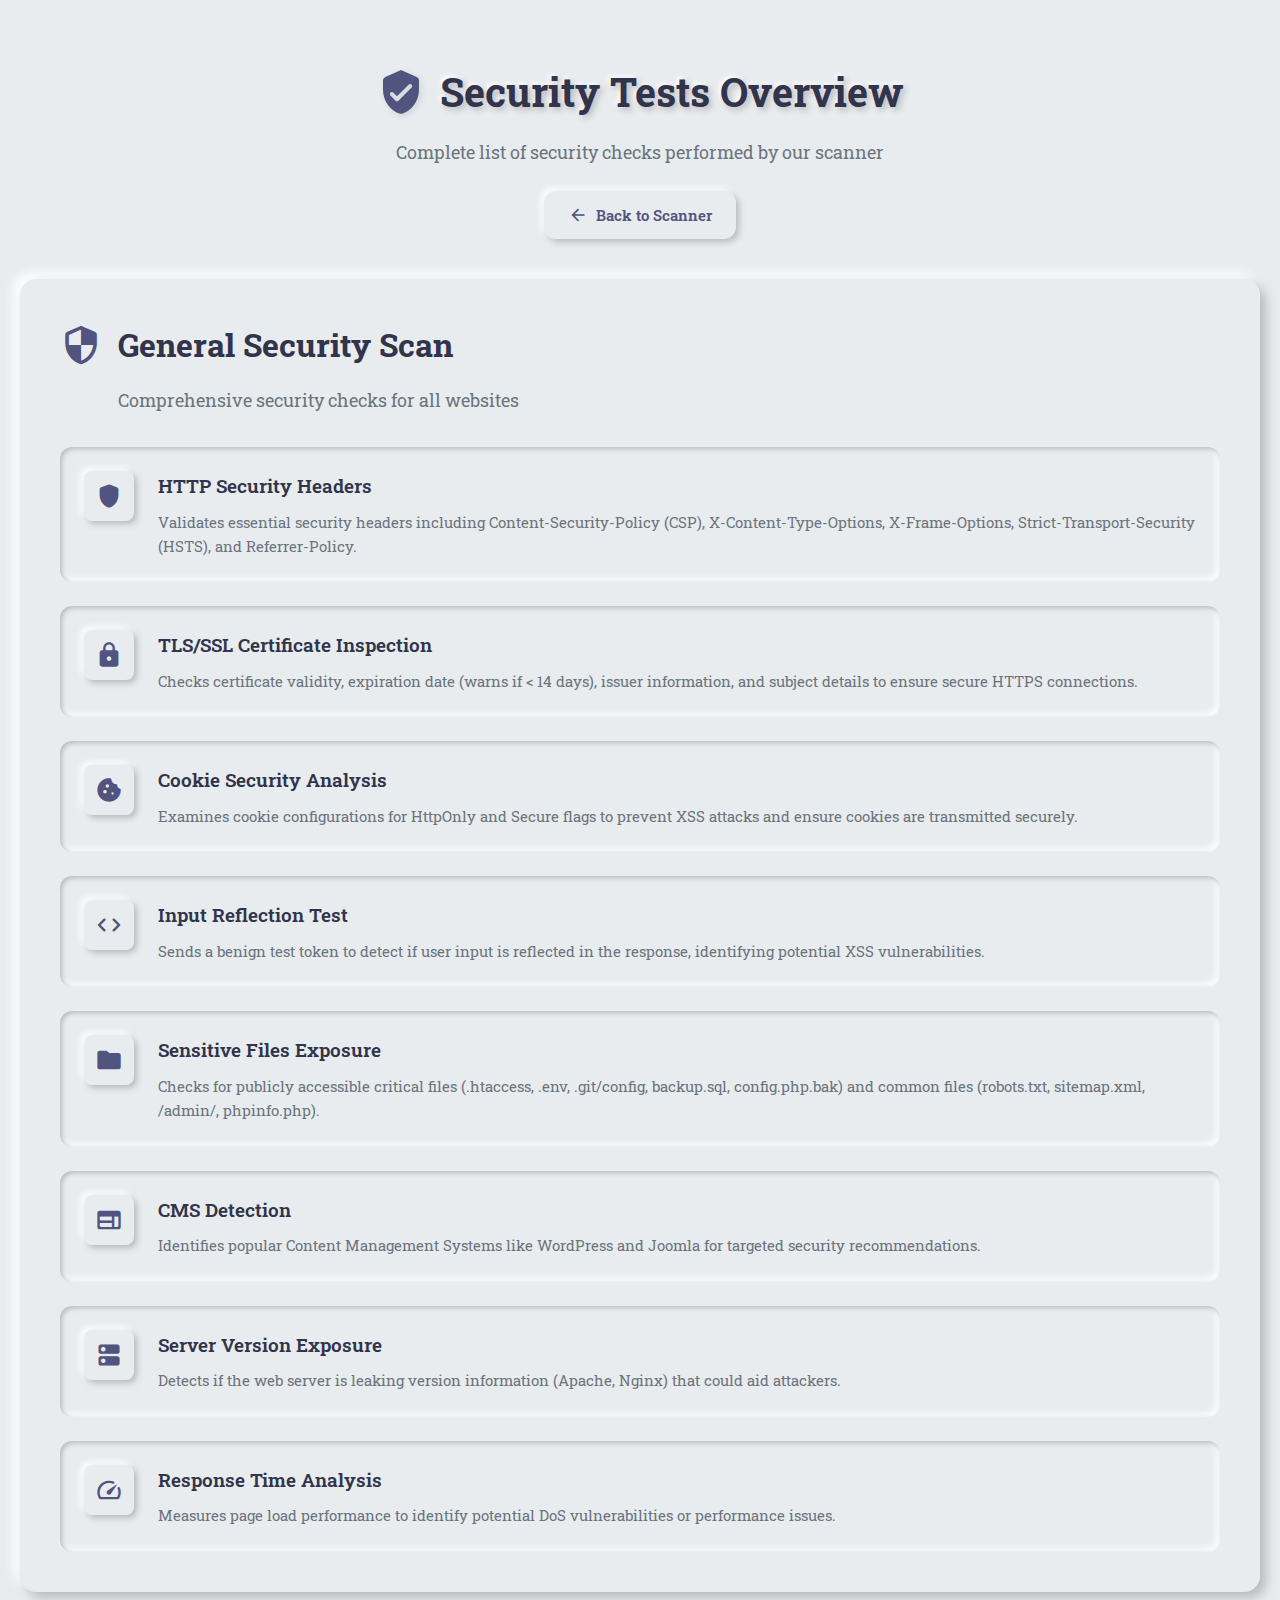
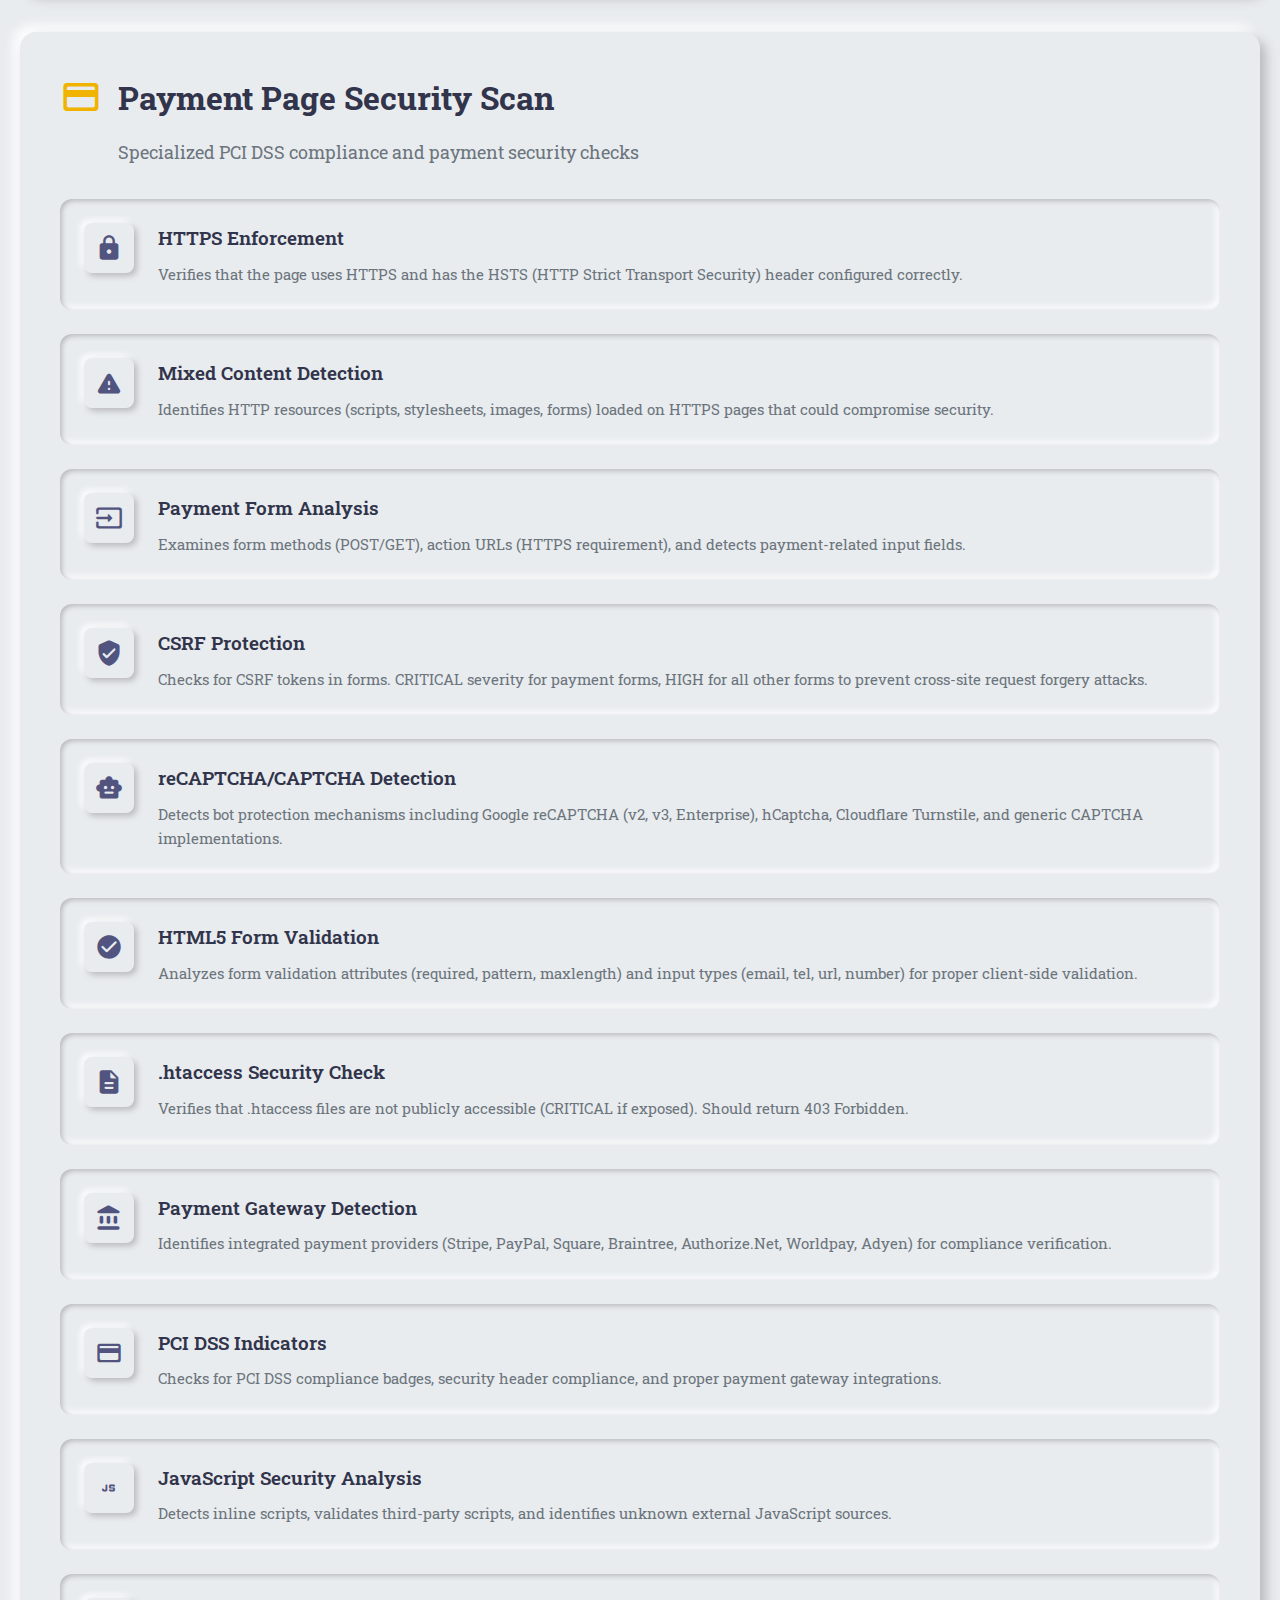
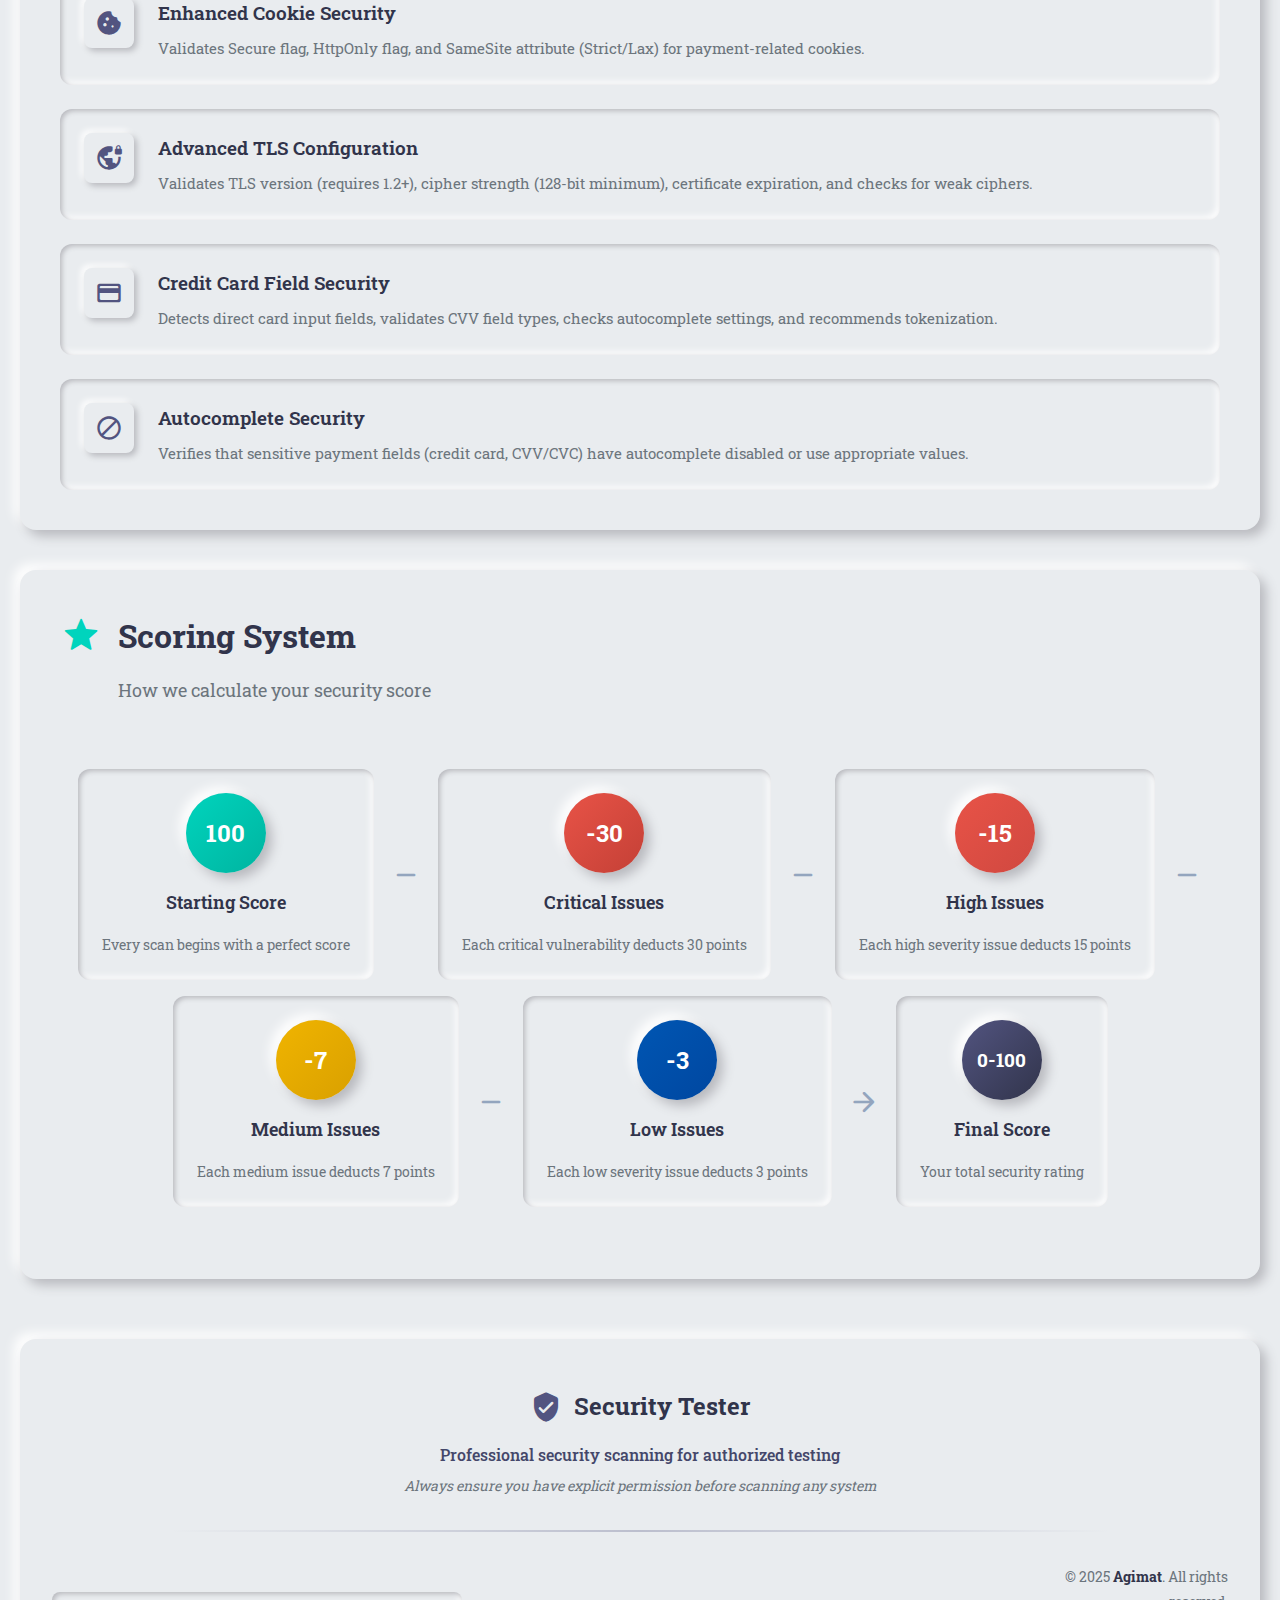
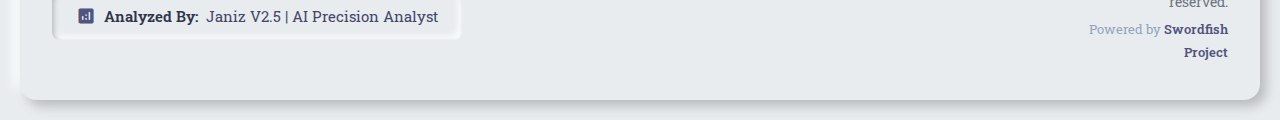
<file: templates/security_list copy.html>
<!doctype html>
<html lang="en">
<head>
  <meta charset="utf-8">
  <meta name="viewport" content="width=device-width,initial-scale=1">
  <title>Security Tests — Security Tester</title>
  <link rel="stylesheet" href="https://fonts.googleapis.com/css2?family=Roboto+Slab:wght@300;400;500;600;700&display=swap">
  <link rel="stylesheet" href="https://fonts.googleapis.com/css2?family=Material+Icons+Round">
  <link rel="stylesheet" href="/static/style.css?v=2.0.2">
</head>
<body>
  <div class="container">
    <!-- Header -->
    <header class="header">
      <div class="header-content">
        <span class="material-icons-round logo-icon">verified_user</span>
        <h1>Security Tests Overview</h1>
      </div>
      <p class="subtitle">Complete list of security checks performed by our scanner</p>
      
      <!-- Back Button -->
      <a href="/" class="btn-back">
        <span class="material-icons-round">arrow_back</span>
        Back to Scanner
      </a>
    </header>

    <!-- General Scan Tests -->
    <div class="card test-category-card">
      <div class="test-category-header">
        <span class="material-icons-round category-icon">security</span>
        <h2>General Security Scan</h2>
      </div>
      <p class="category-description">Comprehensive security checks for all websites</p>

      <div class="test-list">
        <!-- Test Item 1 -->
        <div class="test-item">
          <div class="test-icon-wrapper">
            <span class="material-icons-round">shield</span>
          </div>
          <div class="test-content">
            <h3>HTTP Security Headers</h3>
            <p>Validates essential security headers including Content-Security-Policy (CSP), X-Content-Type-Options, X-Frame-Options, Strict-Transport-Security (HSTS), and Referrer-Policy.</p>
          </div>
        </div>

        <!-- Test Item 2 -->
        <div class="test-item">
          <div class="test-icon-wrapper">
            <span class="material-icons-round">lock</span>
          </div>
          <div class="test-content">
            <h3>TLS/SSL Certificate Inspection</h3>
            <p>Checks certificate validity, expiration date (warns if < 14 days), issuer information, and subject details to ensure secure HTTPS connections.</p>
          </div>
        </div>

        <!-- Test Item 3 -->
        <div class="test-item">
          <div class="test-icon-wrapper">
            <span class="material-icons-round">cookie</span>
          </div>
          <div class="test-content">
            <h3>Cookie Security Analysis</h3>
            <p>Examines cookie configurations for HttpOnly and Secure flags to prevent XSS attacks and ensure cookies are transmitted securely.</p>
          </div>
        </div>

        <!-- Test Item 4 -->
        <div class="test-item">
          <div class="test-icon-wrapper">
            <span class="material-icons-round">code</span>
          </div>
          <div class="test-content">
            <h3>Input Reflection Test</h3>
            <p>Sends a benign test token to detect if user input is reflected in the response, identifying potential XSS vulnerabilities.</p>
          </div>
        </div>

        <!-- Test Item 5 -->
        <div class="test-item">
          <div class="test-icon-wrapper">
            <span class="material-icons-round">folder</span>
          </div>
          <div class="test-content">
            <h3>Sensitive Files Exposure</h3>
            <p>Checks for publicly accessible critical files (.htaccess, .env, .git/config, backup.sql, config.php.bak) and common files (robots.txt, sitemap.xml, /admin/, phpinfo.php).</p>
          </div>
        </div>

        <!-- Test Item 6 -->
        <div class="test-item">
          <div class="test-icon-wrapper">
            <span class="material-icons-round">web</span>
          </div>
          <div class="test-content">
            <h3>CMS Detection</h3>
            <p>Identifies popular Content Management Systems like WordPress and Joomla for targeted security recommendations.</p>
          </div>
        </div>

        <!-- Test Item 7 -->
        <div class="test-item">
          <div class="test-icon-wrapper">
            <span class="material-icons-round">dns</span>
          </div>
          <div class="test-content">
            <h3>Server Version Exposure</h3>
            <p>Detects if the web server is leaking version information (Apache, Nginx) that could aid attackers.</p>
          </div>
        </div>

        <!-- Test Item 8 -->
        <div class="test-item">
          <div class="test-icon-wrapper">
            <span class="material-icons-round">speed</span>
          </div>
          <div class="test-content">
            <h3>Response Time Analysis</h3>
            <p>Measures page load performance to identify potential DoS vulnerabilities or performance issues.</p>
          </div>
        </div>
      </div>
    </div>

    <!-- Payment Page Scan Tests -->
    <div class="card test-category-card">
      <div class="test-category-header">
        <span class="material-icons-round category-icon payment-icon">payment</span>
        <h2>Payment Page Security Scan</h2>
      </div>
      <p class="category-description">Specialized PCI DSS compliance and payment security checks</p>

      <div class="test-list">
        <!-- Test Item 1 -->
        <div class="test-item">
          <div class="test-icon-wrapper">
            <span class="material-icons-round">https</span>
          </div>
          <div class="test-content">
            <h3>HTTPS Enforcement</h3>
            <p>Verifies that the page uses HTTPS and has the HSTS (HTTP Strict Transport Security) header configured correctly.</p>
          </div>
        </div>

        <!-- Test Item 2 -->
        <div class="test-item">
          <div class="test-icon-wrapper">
            <span class="material-icons-round">warning</span>
          </div>
          <div class="test-content">
            <h3>Mixed Content Detection</h3>
            <p>Identifies HTTP resources (scripts, stylesheets, images, forms) loaded on HTTPS pages that could compromise security.</p>
          </div>
        </div>

        <!-- Test Item 3 -->
        <div class="test-item">
          <div class="test-icon-wrapper">
            <span class="material-icons-round">input</span>
          </div>
          <div class="test-content">
            <h3>Payment Form Analysis</h3>
            <p>Examines form methods (POST/GET), action URLs (HTTPS requirement), and detects payment-related input fields.</p>
          </div>
        </div>

        <!-- Test Item 4 -->
        <div class="test-item">
          <div class="test-icon-wrapper">
            <span class="material-icons-round">verified_user</span>
          </div>
          <div class="test-content">
            <h3>CSRF Protection</h3>
            <p>Checks for CSRF tokens in forms. CRITICAL severity for payment forms, HIGH for all other forms to prevent cross-site request forgery attacks.</p>
          </div>
        </div>

        <!-- Test Item 5 -->
        <div class="test-item">
          <div class="test-icon-wrapper">
            <span class="material-icons-round">smart_toy</span>
          </div>
          <div class="test-content">
            <h3>reCAPTCHA/CAPTCHA Detection</h3>
            <p>Detects bot protection mechanisms including Google reCAPTCHA (v2, v3, Enterprise), hCaptcha, Cloudflare Turnstile, and generic CAPTCHA implementations.</p>
          </div>
        </div>

        <!-- Test Item 6 -->
        <div class="test-item">
          <div class="test-icon-wrapper">
            <span class="material-icons-round">check_circle</span>
          </div>
          <div class="test-content">
            <h3>HTML5 Form Validation</h3>
            <p>Analyzes form validation attributes (required, pattern, maxlength) and input types (email, tel, url, number) for proper client-side validation.</p>
          </div>
        </div>

        <!-- Test Item 7 -->
        <div class="test-item">
          <div class="test-icon-wrapper">
            <span class="material-icons-round">description</span>
          </div>
          <div class="test-content">
            <h3>.htaccess Security Check</h3>
            <p>Verifies that .htaccess files are not publicly accessible (CRITICAL if exposed). Should return 403 Forbidden.</p>
          </div>
        </div>

        <!-- Test Item 8 -->
        <div class="test-item">
          <div class="test-icon-wrapper">
            <span class="material-icons-round">account_balance</span>
          </div>
          <div class="test-content">
            <h3>Payment Gateway Detection</h3>
            <p>Identifies integrated payment providers (Stripe, PayPal, Square, Braintree, Authorize.Net, Worldpay, Adyen) for compliance verification.</p>
          </div>
        </div>

        <!-- Test Item 9 -->
        <div class="test-item">
          <div class="test-icon-wrapper">
            <span class="material-icons-round">credit_card</span>
          </div>
          <div class="test-content">
            <h3>PCI DSS Indicators</h3>
            <p>Checks for PCI DSS compliance badges, security header compliance, and proper payment gateway integrations.</p>
          </div>
        </div>

        <!-- Test Item 10 -->
        <div class="test-item">
          <div class="test-icon-wrapper">
            <span class="material-icons-round">javascript</span>
          </div>
          <div class="test-content">
            <h3>JavaScript Security Analysis</h3>
            <p>Detects inline scripts, validates third-party scripts, and identifies unknown external JavaScript sources.</p>
          </div>
        </div>

        <!-- Test Item 11 -->
        <div class="test-item">
          <div class="test-icon-wrapper">
            <span class="material-icons-round">cookie</span>
          </div>
          <div class="test-content">
            <h3>Enhanced Cookie Security</h3>
            <p>Validates Secure flag, HttpOnly flag, and SameSite attribute (Strict/Lax) for payment-related cookies.</p>
          </div>
        </div>

        <!-- Test Item 12 -->
        <div class="test-item">
          <div class="test-icon-wrapper">
            <span class="material-icons-round">vpn_lock</span>
          </div>
          <div class="test-content">
            <h3>Advanced TLS Configuration</h3>
            <p>Validates TLS version (requires 1.2+), cipher strength (128-bit minimum), certificate expiration, and checks for weak ciphers.</p>
          </div>
        </div>

        <!-- Test Item 13 -->
        <div class="test-item">
          <div class="test-icon-wrapper">
            <span class="material-icons-round">payment</span>
          </div>
          <div class="test-content">
            <h3>Credit Card Field Security</h3>
            <p>Detects direct card input fields, validates CVV field types, checks autocomplete settings, and recommends tokenization.</p>
          </div>
        </div>

        <!-- Test Item 14 -->
        <div class="test-item">
          <div class="test-icon-wrapper">
            <span class="material-icons-round">block</span>
          </div>
          <div class="test-content">
            <h3>Autocomplete Security</h3>
            <p>Verifies that sensitive payment fields (credit card, CVV/CVC) have autocomplete disabled or use appropriate values.</p>
          </div>
        </div>
      </div>
    </div>

    <!-- Scoring System -->
    <div class="card test-category-card">
      <div class="test-category-header">
        <span class="material-icons-round category-icon scoring-icon">grade</span>
        <h2>Scoring System</h2>
      </div>
      <p class="category-description">How we calculate your security score</p>

      <div class="scoring-grid">
        <div class="score-item">
          <div class="score-badge starting">100</div>
          <h3>Starting Score</h3>
          <p>Every scan begins with a perfect score</p>
        </div>

        <div class="score-divider">
          <span class="material-icons-round">remove</span>
        </div>

        <div class="score-item">
          <div class="score-badge critical">-30</div>
          <h3>Critical Issues</h3>
          <p>Each critical vulnerability deducts 30 points</p>
        </div>

        <div class="score-divider">
          <span class="material-icons-round">remove</span>
        </div>

        <div class="score-item">
          <div class="score-badge high">-15</div>
          <h3>High Issues</h3>
          <p>Each high severity issue deducts 15 points</p>
        </div>

        <div class="score-divider">
          <span class="material-icons-round">remove</span>
        </div>

        <div class="score-item">
          <div class="score-badge medium">-7</div>
          <h3>Medium Issues</h3>
          <p>Each medium issue deducts 7 points</p>
        </div>

        <div class="score-divider">
          <span class="material-icons-round">remove</span>
        </div>

        <div class="score-item">
          <div class="score-badge low">-3</div>
          <h3>Low Issues</h3>
          <p>Each low severity issue deducts 3 points</p>
        </div>

        <div class="score-divider">
          <span class="material-icons-round">arrow_forward</span>
        </div>

        <div class="score-item">
          <div class="score-badge final">0-100</div>
          <h3>Final Score</h3>
          <p>Your total security rating</p>
        </div>
      </div>
    </div>

    <!-- Footer -->
    <footer class="footer">
      <div class="footer-top">
        <div class="footer-brand">
          <span class="material-icons-round footer-icon">verified_user</span>
          <h3>Security Tester</h3>
        </div>
        <p class="footer-tagline">Professional security scanning for authorized testing</p>
        <p class="footer-warning">Always ensure you have explicit permission before scanning any system</p>
      </div>
      
      <div class="footer-divider-main"></div>
      
      <div class="footer-bottom">
        <div class="footer-info">
          <p class="footer-analyzer">
            <span class="material-icons-round">analytics</span>
            <strong>Analyzed By:</strong> Janiz V2.5 | AI Precision Analyst
          </p>
        </div>
        
        <div class="footer-copyright">
          <p>&copy; 2025 <strong>Agimat</strong>. All rights reserved.</p>
          <p class="footer-powered">Powered by <strong>Swordfish Project</strong></p>
        </div>
      </div>
    </footer>
  </div>
</body>
</html>
</file>
<file: static/style.css>
/* Security Tester - Neumorphism UI Style */

:root {
  --bg-primary: #e9ecef;
  --bg-secondary: #e9ecef;
  --text-primary: #44476a;
  --text-secondary: #6c757d;
  --text-muted: #93a5be;
  --accent-primary: #525480;
  --accent-secondary: #31344b;
  --success: #00d4bd;
  --warning: #f0b400;
  --error: #e85347;
  --critical: #e85347;
  --info: #0056b3;
  
  /* Neumorphism shadows */
  --shadow-inset: inset 2px 2px 5px #b8b9be, inset -3px -3px 7px #fff;
  --shadow-outset: 6px 6px 12px #b8b9be, -6px -6px 12px #fff;
  --shadow-outset-sm: 3px 3px 6px #b8b9be, -3px -3px 6px #fff;
  --shadow-outset-lg: 9px 9px 16px #b8b9be, -9px -9px 16px #fff;
}

* {
  margin: 0;
  padding: 0;
  box-sizing: border-box;
}

body {
  font-family: 'Roboto Slab', sans-serif;
  background: var(--bg-primary);
  color: var(--text-primary);
  line-height: 1.6;
  min-height: 100vh;
  overflow-x: hidden;
}

.container {
  max-width: 1400px;
  margin: 0 auto;
  padding: 20px;
}

/* Header */
.header {
  text-align: center;
  padding: 40px 20px;
  /* margin-bottom: 30px; */
}

.header-content {
  display: flex;
  align-items: center;
  justify-content: center;
  gap: 15px;
  margin-bottom: 15px;
}

.logo-icon {
  font-size: 48px !important;
  color: var(--accent-primary);
  filter: drop-shadow(2px 2px 3px rgba(0, 0, 0, 0.1));
}

.header h1 {
  font-size: 2.5rem;
  font-weight: 700;
  color: var(--accent-secondary);
  text-shadow: 3px 3px 6px #b8b9be, -2px -2px 4px #fff;
}

.subtitle {
  color: var(--text-secondary);
  font-size: 1.1rem;
}

/* Cards */
.card {
  background: var(--bg-secondary);
  border-radius: 1rem;
  padding: 2rem;
  margin-bottom: 2rem;
  box-shadow: var(--shadow-outset);
  transition: all 0.3s ease;
}

.card:hover {
  box-shadow: var(--shadow-outset-lg);
}

.card h2, .card h3 {
  display: flex;
  align-items: center;
  gap: 12px;
  margin-bottom: 1.5rem;
  font-size: 1.5rem;
  font-weight: 600;
  color: var(--accent-secondary);
}

.card h2 .material-icons-round,
.card h3 .material-icons-round {
  font-size: 28px;
  color: var(--accent-primary);
}

/* Notice Card */
.notice-card {
  background: var(--bg-secondary);
  border-radius: 1rem;
  padding: 1.5rem;
  margin-bottom: 2rem;
  display: flex;
  align-items: flex-start;
  gap: 1rem;
  box-shadow: var(--shadow-inset);
  border-left: 4px solid var(--error);
}

.notice-icon {
  font-size: 32px !important;
  color: var(--error);
  flex-shrink: 0;
}

.notice-content {
  flex: 1;
}

.notice-content strong {
  color: var(--error);
  display: block;
  margin-bottom: 0.5rem;
  font-size: 1.1rem;
}

/* Form Elements */
.form-group {
  margin-bottom: 24px;
}

.form-group label {
  display: block;
  margin-bottom: 10px;
  color: var(--text-primary);
  font-weight: 500;
  font-size: 1rem;
}

input[type="url"],
input[type="text"] {
  width: 100%;
  padding: 0.875rem 1.125rem;
  background: var(--bg-secondary);
  border: none;
  border-radius: 0.55rem;
  color: var(--text-primary);
  font-size: 1rem;
  font-family: 'Roboto Slab', sans-serif;
  box-shadow: var(--shadow-inset);
  transition: all 0.3s ease;
}

input:focus {
  outline: none;
  box-shadow: inset 3px 3px 7px #b8b9be, inset -3px -3px 7px #fff;
}

/* Scan Type Selector */
.scan-type-selector {
  display: grid;
  grid-template-columns: repeat(auto-fit, minmax(250px, 1fr));
  gap: 1rem;
}

.scan-type-btn {
  background: var(--bg-secondary);
  border: none;
  border-radius: 0.75rem;
  padding: 1.5rem;
  display: flex;
  align-items: center;
  gap: 1rem;
  cursor: pointer;
  transition: all 0.3s ease;
  text-align: left;
  box-shadow: var(--shadow-outset-sm);
}

.scan-type-btn:hover {
  box-shadow: var(--shadow-outset);
  transform: translateY(-2px);
}

.scan-type-btn.active {
  box-shadow: var(--shadow-inset);
  transform: scale(0.98);
}

.scan-type-btn .material-icons-round {
  font-size: 36px;
  color: var(--accent-primary);
}

.scan-type-btn strong {
  display: block;
  color: var(--accent-secondary);
  font-size: 1.1rem;
  margin-bottom: 0.25rem;
  font-weight: 600;
}

.scan-type-btn small {
  display: block;
  color: var(--text-muted);
  font-size: 0.875rem;
}

/* Buttons */
.btn-primary,
.btn-secondary {
  padding: 0.875rem 1.75rem;
  border: none;
  border-radius: 0.55rem;
  font-size: 1rem;
  font-weight: 600;
  font-family: 'Roboto Slab', sans-serif;
  cursor: pointer;
  display: inline-flex;
  align-items: center;
  justify-content: center;
  gap: 0.5rem;
  transition: all 0.3s ease;
}

.btn-primary {
  background: var(--accent-primary);
  color: #fff;
  width: 100%;
  box-shadow: var(--shadow-outset-sm);
}

.btn-primary:hover {
  box-shadow: var(--shadow-outset);
  transform: translateY(-2px);
}

.btn-primary:active {
  box-shadow: var(--shadow-inset);
  transform: translateY(0);
}

.btn-primary:disabled {
  opacity: 0.6;
  cursor: not-allowed;
}

.btn-secondary {
  background: var(--bg-secondary);
  color: var(--accent-secondary);
  box-shadow: var(--shadow-outset-sm);
}

.btn-secondary:hover {
  box-shadow: var(--shadow-outset);
  transform: translateY(-1px);
}

.btn-secondary:active {
  box-shadow: var(--shadow-inset);
}

.btn-primary .material-icons-round,
.btn-secondary .material-icons-round {
  font-size: 20px;
}

/* Status Card */
.status-card {
  border-left: 4px solid var(--info);
}

/* Scanning animation - works everywhere */
.material-icons-round.scanning {
  animation: rotate 2s linear infinite;
}

@keyframes rotate {
  from { transform: rotate(0deg); }
  to { transform: rotate(360deg); }
}

pre {
  background: var(--bg-secondary);
  padding: 1rem;
  border-radius: 0.55rem;
  color: var(--text-secondary);
  overflow-x: auto;
  overflow-y: auto;
  font-family: 'Courier New', monospace;
  font-size: 0.875rem;
  line-height: 1.5;
  box-shadow: var(--shadow-inset);
  max-height: 400px;
  white-space: pre-wrap;
  word-wrap: break-word;
}

/* Custom scrollbar for pre/log */
pre::-webkit-scrollbar {
  width: 8px;
  height: 8px;
}

pre::-webkit-scrollbar-track {
  background: var(--bg-secondary);
  border-radius: 4px;
}

pre::-webkit-scrollbar-thumb {
  background: var(--text-muted);
  border-radius: 4px;
}

pre::-webkit-scrollbar-thumb:hover {
  background: var(--accent-primary);
}

/* Report Card */
.report-card {
  border-left: 4px solid var(--success);
}

.report-header {
  display: flex;
  justify-content: space-between;
  align-items: center;
  flex-wrap: wrap;
  gap: 1rem;
  margin-bottom: 1.5rem;
}

.report-header h3 {
  margin-bottom: 0;
}

.score-display {
  font-size: 3rem;
  font-weight: 700;
  text-align: center;
  margin: 1.5rem 0;
  padding: 2rem;
  background: var(--bg-secondary);
  border-radius: 1rem;
  box-shadow: var(--shadow-outset);
}

.score-display.excellent { color: var(--success); }
.score-display.good { color: var(--info); }
.score-display.warning { color: var(--warning); }
.score-display.critical { color: var(--critical); }

.report-section {
  margin-bottom: 24px;
}

.report-section h4 {
  color: var(--text-primary);
  margin-bottom: 16px;
  font-size: 1.3rem;
  display: flex;
  align-items: center;
  gap: 10px;
}

/* Scan Logs Section */
.scan-logs-section {
  margin-bottom: 30px;
}

.scan-logs-section .accordion-toggle {
  text-align: left;
  justify-content: flex-start;
}

.scan-logs-section .accordion-toggle span:nth-child(2) {
  flex: 1;
  font-size: 0.9rem;
  font-weight: 400;
  color: var(--text-secondary);
}

.scan-logs-container {
  max-height: 400px;
  overflow-y: auto;
  padding: 0;
  background: transparent;
}

/* Custom scrollbar for logs container */
.scan-logs-container::-webkit-scrollbar {
  width: 8px;
}

.scan-logs-container::-webkit-scrollbar-track {
  background: var(--bg-secondary);
  border-radius: 4px;
}

.scan-logs-container::-webkit-scrollbar-thumb {
  background: var(--text-muted);
  border-radius: 4px;
}

.scan-logs-container::-webkit-scrollbar-thumb:hover {
  background: var(--accent-primary);
}

.scan-log-entry {
  display: flex;
  align-items: flex-start;
  gap: 12px;
  padding: 10px 14px;
  margin-bottom: 6px;
  border-radius: 0.5rem;
  font-size: 0.9rem;
  transition: all 0.2s ease;
  border-left: 3px solid transparent;
  background: var(--bg-secondary);
  box-shadow: var(--shadow-outset-sm);
}

.scan-log-entry:hover {
  background: var(--bg-primary);
  transform: translateX(2px);
  box-shadow: var(--shadow-outset);
}

.scan-log-entry:first-child {
  margin-top: 0;
}

.scan-log-entry:last-child {
  margin-bottom: 0;
}

.log-timestamp {
  font-family: 'Courier New', monospace;
  font-size: 0.85rem;
  color: var(--text-muted);
  white-space: nowrap;
  font-weight: 500;
}

.log-message {
  flex: 1;
  color: var(--text-primary);
  line-height: 1.5;
}

/* Log entry types */
.scan-log-entry.log-success {
  border-left-color: var(--success);
}

.scan-log-entry.log-success .log-message {
  color: #00a896;
}

.scan-log-entry.log-warning {
  border-left-color: var(--warning);
}

.scan-log-entry.log-warning .log-message {
  color: #d69a00;
}

.scan-log-entry.log-error {
  border-left-color: var(--error);
  background: rgba(232, 83, 71, 0.05);
}

.scan-log-entry.log-error .log-message {
  color: var(--error);
  font-weight: 600;
}

.scan-log-entry.log-info {
  border-left-color: var(--accent-primary);
}

.scan-log-entry.log-info .log-message {
  color: var(--text-secondary);
}

.findings-list {
  list-style: none;
}

.finding-item {
  background: var(--bg-secondary);
  padding: 1rem;
  border-radius: 0.75rem;
  margin-bottom: 0.875rem;
  border-left: 4px solid transparent;
  box-shadow: var(--shadow-outset-sm);
  transition: all 0.3s ease;
}

.finding-item:hover {
  box-shadow: var(--shadow-outset);
  transform: translateY(-2px);
}

.finding-item.critical { border-left-color: var(--critical); }
.finding-item.high { border-left-color: var(--error); }
.finding-item.medium { border-left-color: var(--warning); }
.finding-item.low { border-left-color: var(--info); }

.severity-badge {
  display: inline-block;
  padding: 0.25rem 0.75rem;
  border-radius: 0.25rem;
  font-size: 0.75rem;
  font-weight: 700;
  text-transform: uppercase;
  margin-right: 0.5rem;
  box-shadow: var(--shadow-inset);
  letter-spacing: 0.5px;
}

.severity-badge.critical { background: var(--bg-secondary); color: var(--critical); }
.severity-badge.high { background: var(--bg-secondary); color: var(--error); }
.severity-badge.medium { background: var(--bg-secondary); color: var(--warning); }
.severity-badge.low { background: var(--bg-secondary); color: var(--info); }

.finding-title {
  font-weight: 600;
  font-size: 1.1rem;
  color: var(--text-primary);
  margin-bottom: 8px;
}

.finding-detail {
  color: var(--text-secondary);
  font-size: 0.95rem;
  margin-bottom: 0.75rem;
}

/* Recommendations Accordion */
.recommendations-accordion {
  margin-top: 1rem;
}

.accordion-toggle {
  width: 100%;
  display: flex;
  align-items: center;
  gap: 0.5rem;
  padding: 0.75rem 1rem;
  background: var(--bg-secondary);
  border: none;
  border-radius: 0.5rem;
  color: var(--accent-primary);
  font-family: 'Roboto Slab', sans-serif;
  font-size: 0.95rem;
  font-weight: 600;
  cursor: pointer;
  transition: all 0.3s ease;
  box-shadow: var(--shadow-outset-sm);
}

.accordion-toggle:hover {
  box-shadow: var(--shadow-outset);
  transform: translateY(-1px);
  color: var(--accent-secondary);
}

.accordion-toggle.active {
  box-shadow: var(--shadow-inset);
  color: var(--accent-secondary);
}

.accordion-toggle .material-icons-round {
  font-size: 20px;
}

.accordion-icon {
  margin-left: auto;
  transition: transform 0.3s ease;
}

.accordion-toggle.active .accordion-icon {
  transform: rotate(180deg);
}

.accordion-content {
  max-height: 0;
  overflow: hidden;
  transition: max-height 0.4s ease, padding 0.4s ease;
  padding: 0 1rem;
}

.recommendations-list {
  background: var(--bg-primary);
  border-radius: 0.5rem;
  padding: 1rem;
  margin-top: 0.5rem;
  box-shadow: var(--shadow-inset);
}

.recommendations-list h5 {
  color: var(--accent-secondary);
  font-size: 1rem;
  margin-bottom: 0.75rem;
  display: flex;
  align-items: center;
  gap: 0.5rem;
}

.recommendations-list ol {
  margin-left: 1.5rem;
  color: var(--text-primary);
}

.recommendations-list li {
  margin-bottom: 0.75rem;
  line-height: 1.6;
  padding-left: 0.5rem;
}

.recommendations-list li:last-child {
  margin-bottom: 0;
}

.recommendations-list li::marker {
  color: var(--accent-primary);
  font-weight: 700;
}

.meta-info {
  background: var(--bg-secondary);
  padding: 1rem;
  border-radius: 0.75rem;
  margin-top: 1rem;
  box-shadow: var(--shadow-inset);
}

.meta-info p {
  margin-bottom: 0.5rem;
  color: var(--text-secondary);
}

.meta-info strong {
  color: var(--accent-secondary);
  font-weight: 600;
}

/* History Card */
.history-card {
  max-height: 600px;
  overflow-y: auto;
}

.history-list {
  margin-bottom: 16px;
}

.history-item {
  background: var(--bg-secondary);
  padding: 1rem;
  border-radius: 0.75rem;
  margin-bottom: 0.75rem;
  cursor: pointer;
  transition: all 0.3s ease;
  box-shadow: var(--shadow-outset-sm);
}

.history-item:hover {
  box-shadow: var(--shadow-outset);
  transform: translateY(-2px);
}

.history-item-header {
  display: flex;
  justify-content: space-between;
  align-items: center;
  margin-bottom: 8px;
}

.history-item-url {
  color: var(--accent-secondary);
  font-weight: 600;
  word-break: break-all;
}

.scan-type-badge {
  padding: 0.25rem 0.625rem;
  border-radius: 0.25rem;
  font-size: 0.75rem;
  font-weight: 700;
  text-transform: uppercase;
  box-shadow: var(--shadow-inset);
  letter-spacing: 0.5px;
}

.scan-type-badge.general {
  background: var(--bg-secondary);
  color: var(--info);
}

.scan-type-badge.payment {
  background: var(--bg-secondary);
  color: var(--accent-primary);
}

.history-item-meta {
  color: var(--text-secondary);
  font-size: 0.9rem;
}

/* Advanced Scan Options */
.advanced-options-grid {
  display: grid;
  grid-template-columns: repeat(auto-fit, minmax(300px, 1fr));
  gap: 1.5rem;
  margin-top: 2rem;
}

.advanced-option-card {
  background: var(--bg-primary);
  border-radius: 0.75rem;
  padding: 1.5rem;
  box-shadow: var(--shadow-inset);
  transition: all 0.3s ease;
  border-left: 4px solid var(--accent-primary);
}

.advanced-option-card.disabled {
  opacity: 0.6;
  border-left-color: var(--text-muted);
}

.advanced-option-card:not(.disabled):hover {
  box-shadow: var(--shadow-outset-sm);
  transform: translateY(-2px);
}

.advanced-option-header {
  display: flex;
  gap: 1rem;
  margin-bottom: 1rem;
}

.advanced-option-info {
  flex: 1;
}

.advanced-option-info h3 {
  display: flex;
  align-items: center;
  gap: 0.5rem;
  margin: 0 0 0.5rem 0;
  font-size: 1.1rem;
  color: var(--text-primary);
}

.advanced-option-info h3 .material-icons-round {
  font-size: 1.3rem;
  color: var(--accent-primary);
}

.coming-soon-badge {
  display: inline-block;
  background: var(--text-muted);
  color: white;
  font-size: 0.65rem;
  padding: 0.2rem 0.5rem;
  border-radius: 0.25rem;
  text-transform: uppercase;
  font-weight: 600;
  letter-spacing: 0.5px;
  margin-left: 0.5rem;
}

.advanced-badges {
  display: flex;
  gap: 0.5rem;
  flex-wrap: wrap;
}

.advanced-badges span {
  font-size: 0.75rem;
  padding: 0.25rem 0.6rem;
  border-radius: 0.25rem;
  font-weight: 600;
}

/* Inline badges (for h3 headers) */
.test-content h3 span[class^="badge-"],
.test-content h3 span[class*=" badge-"],
.test-content h3 .coming-soon-badge {
  display: inline-block;
  padding: 0.25rem 0.75rem;
  border-radius: 1rem;
  font-size: 0.75rem;
  font-weight: 600;
  margin-left: 0.5rem;
  vertical-align: middle;
}

.badge-difficulty.easy {
  background: rgba(0, 212, 189, 0.1);
  color: var(--success);
}

.badge-difficulty.medium {
  background: rgba(240, 180, 0, 0.1);
  color: var(--warning);
}

.badge-safety.safe {
  background: rgba(0, 212, 189, 0.1);
  color: var(--success);
}

.badge-safety.warning {
  background: rgba(240, 180, 0, 0.1);
  color: var(--warning);
}

.badge-safety.danger {
  background: rgba(232, 83, 71, 0.1);
  color: var(--error);
}

.advanced-option-desc {
  color: var(--text-secondary);
  font-size: 0.9rem;
  line-height: 1.6;
  margin: 0.5rem 0;
}

.advanced-option-details {
  margin-top: 0.75rem;
  padding: 0.75rem;
  background: var(--bg-secondary);
  border-radius: 0.5rem;
  font-size: 0.85rem;
  color: var(--text-secondary);
}

.advanced-option-details strong {
  color: var(--text-primary);
}

/* Toggle Switch */
.advanced-option-toggle {
  position: relative;
  display: inline-block;
  width: 50px;
  height: 26px;
  flex-shrink: 0;
}

.advanced-option-toggle input {
  opacity: 0;
  width: 0;
  height: 0;
}

.toggle-slider {
  position: absolute;
  cursor: pointer;
  top: 0;
  left: 0;
  right: 0;
  bottom: 0;
  background-color: var(--bg-primary);
  transition: 0.4s;
  border-radius: 26px;
  box-shadow: var(--shadow-inset);
}

.toggle-slider:before {
  position: absolute;
  content: "";
  height: 18px;
  width: 18px;
  left: 4px;
  bottom: 4px;
  background-color: var(--text-muted);
  transition: 0.4s;
  border-radius: 50%;
  box-shadow: var(--shadow-outset-sm);
}

.advanced-checkbox:checked + .toggle-slider {
  background: var(--bg-primary);
  box-shadow: var(--shadow-inset);
}

.advanced-checkbox:checked + .toggle-slider:before {
  background: var(--accent-primary);
  transform: translateX(24px);
}

.advanced-checkbox:disabled + .toggle-slider {
  cursor: not-allowed;
  opacity: 0.5;
}

.advanced-option-toggle.disabled {
  cursor: not-allowed;
}

/* Advanced Options Actions */
.advanced-options-actions {
  margin-top: 2rem;
  padding-top: 2rem;
  border-top: 2px solid var(--bg-primary);
  text-align: center;
}

.advanced-options-actions .btn-primary {
  padding: 1rem 2rem;
  font-size: 1rem;
}

.advanced-options-note {
  display: flex;
  align-items: center;
  justify-content: center;
  gap: 0.5rem;
  margin-top: 1rem;
  color: var(--text-secondary);
  font-size: 0.9rem;
}

.advanced-options-note .material-icons-round {
  font-size: 1.2rem;
  color: var(--info);
}

/* Notification Toast */
.notification {
  position: fixed;
  top: 20px;
  right: 20px;
  background: var(--bg-secondary);
  padding: 1rem 1.5rem;
  border-radius: 0.75rem;
  box-shadow: var(--shadow-outset);
  display: flex;
  align-items: center;
  gap: 0.75rem;
  z-index: 9999;
  opacity: 0;
  transform: translateX(400px);
  transition: all 0.3s ease;
}

.notification.show {
  opacity: 1;
  transform: translateX(0);
}

.notification-success {
  border-left: 4px solid var(--success);
}

.notification-success .material-icons-round {
  color: var(--success);
}

.notification-info {
  border-left: 4px solid var(--info);
}

.notification-info .material-icons-round {
  color: var(--info);
}

.notification-error {
  border-left: 4px solid var(--error);
}

.notification-error .material-icons-round {
  color: var(--error);
}

/* Footer */
.footer {
  margin-top: 60px;
  padding: 3rem 2rem 2rem;
  background: var(--bg-secondary);
  border-radius: 1rem;
  box-shadow: var(--shadow-outset);
}

.footer-top {
  text-align: center;
  margin-bottom: 2rem;
}

.footer-brand {
  display: flex;
  align-items: center;
  justify-content: center;
  gap: 0.75rem;
  margin-bottom: 1rem;
}

.footer-icon {
  font-size: 32px !important;
  color: var(--accent-primary);
}

.footer-brand h3 {
  font-size: 1.5rem;
  font-weight: 700;
  color: var(--accent-secondary);
  margin: 0;
}

.footer-tagline {
  color: var(--text-primary);
  font-size: 1rem;
  font-weight: 500;
  margin-bottom: 0.5rem;
}

.footer-warning {
  color: var(--text-secondary);
  font-size: 0.875rem;
  font-style: italic;
}

.footer-divider-main {
  height: 2px;
  background: linear-gradient(90deg, transparent, var(--accent-primary), transparent);
  opacity: 0.3;
  margin: 2rem auto;
  width: 80%;
}

.footer-bottom {
  display: flex;
  flex-direction: column;
  gap: 1.5rem;
  align-items: center;
  text-align: center;
}

.footer-info {
  width: 100%;
}

.footer-analyzer {
  display: inline-flex;
  align-items: center;
  gap: 0.5rem;
  padding: 0.75rem 1.5rem;
  background: var(--bg-primary);
  border-radius: 0.5rem;
  box-shadow: var(--shadow-inset);
  color: var(--text-primary);
  font-size: 0.95rem;
}

.footer-analyzer .material-icons-round {
  font-size: 20px;
  color: var(--accent-primary);
}

.footer-analyzer strong {
  color: var(--accent-secondary);
  font-weight: 600;
}

.footer-copyright {
  color: var(--text-secondary);
  font-size: 0.875rem;
  line-height: 1.8;
}

.footer-copyright p {
  margin-bottom: 0.25rem;
}

.footer-copyright strong {
  color: var(--accent-secondary);
  font-weight: 700;
}

.footer-powered {
  color: var(--text-muted);
  font-size: 0.8rem;
}

.footer-powered strong {
  color: var(--accent-primary);
  font-weight: 600;
}

@media (min-width: 768px) {
  .footer-bottom {
    flex-direction: row;
    justify-content: space-between;
    text-align: left;
  }
  
  .footer-copyright {
    text-align: right;
  }
}

/* Quick Actions */
.quick-actions {
  display: flex;
  justify-content: center;
  margin-bottom: 2rem;
}

.btn-tests {
  display: inline-flex;
  align-items: center;
  gap: 0.75rem;
  padding: 1rem 2rem;
  background: var(--bg-secondary);
  border: none;
  border-radius: 0.75rem;
  color: var(--accent-primary);
  font-family: 'Roboto Slab', sans-serif;
  font-size: 1rem;
  font-weight: 600;
  cursor: pointer;
  text-decoration: none;
  box-shadow: var(--shadow-outset);
  transition: all 0.3s ease;
}

.btn-tests:hover {
  box-shadow: var(--shadow-outset-lg);
  transform: translateY(-2px);
  color: var(--accent-secondary);
}

.btn-tests:active {
  box-shadow: var(--shadow-inset);
  transform: translateY(0);
}

.btn-tests .material-icons-round {
  font-size: 24px;
}

/* Back Button */
.btn-back {
  display: inline-flex;
  align-items: center;
  gap: 0.5rem;
  padding: 0.75rem 1.5rem;
  margin-top: 1.5rem;
  background: var(--bg-secondary);
  border: none;
  border-radius: 0.75rem;
  color: var(--accent-primary);
  font-family: 'Roboto Slab', sans-serif;
  font-size: 0.95rem;
  font-weight: 600;
  cursor: pointer;
  text-decoration: none;
  box-shadow: var(--shadow-outset-sm);
  transition: all 0.3s ease;
}

.btn-back:hover {
  box-shadow: var(--shadow-outset);
  transform: translateX(-3px);
  color: var(--accent-secondary);
}

.btn-back:active {
  box-shadow: var(--shadow-inset);
  transform: translateX(0);
}

.btn-back .material-icons-round {
  font-size: 20px;
}

/* Test Category Cards */
.test-category-card {
  background: var(--bg-secondary);
  border-radius: 1rem;
  padding: 2.5rem;
  margin-bottom: 2.5rem;
  box-shadow: var(--shadow-outset);
}

.test-category-header {
  display: flex;
  align-items: center;
  gap: 1rem;
  margin-bottom: 1rem;
}

.category-icon {
  font-size: 42px !important;
  color: var(--accent-primary);
}

.payment-icon {
  color: var(--warning);
}

.scoring-icon {
  color: var(--success);
}

.test-category-header h2 {
  font-size: 2rem;
  font-weight: 700;
  color: var(--accent-secondary);
  margin: 0;
  display: block;
}

.category-description {
  color: var(--text-secondary);
  font-size: 1.1rem;
  margin-bottom: 2rem;
  padding-left: 58px;
}

/* Test List */
.test-list {
  display: flex;
  flex-direction: column;
  gap: 1.5rem;
}

.test-item {
  display: flex;
  gap: 1.5rem;
  padding: 1.5rem;
  background: var(--bg-primary);
  border-radius: 0.75rem;
  box-shadow: var(--shadow-inset);
  transition: all 0.3s ease;
  align-items: flex-start;
}

/* Checkbox in test-item (for advanced options) */
.test-item input[type="checkbox"].advanced-checkbox {
  width: 24px;
  height: 24px;
  margin-top: 0.5rem;
  cursor: pointer;
  flex-shrink: 0;
  accent-color: var(--accent-primary);
}

.test-item input[type="checkbox"].advanced-checkbox:disabled {
  cursor: not-allowed;
  opacity: 0.5;
}

.test-item:hover {
  transform: translateX(5px);
}

.test-icon-wrapper {
  flex-shrink: 0;
  width: 50px;
  height: 50px;
  display: flex;
  align-items: center;
  justify-content: center;
  background: var(--bg-secondary);
  border-radius: 0.5rem;
  box-shadow: var(--shadow-outset-sm);
}

.test-icon-wrapper .material-icons-round {
  font-size: 28px;
  color: var(--accent-primary);
}

.test-content h3 {
  font-size: 1.2rem;
  font-weight: 600;
  color: var(--accent-secondary);
  margin: 0 0 0.5rem 0;
  display: block;
}

.test-content p {
  color: var(--text-secondary);
  font-size: 0.95rem;
  line-height: 1.6;
  margin: 0;
}

/* Scoring Grid */
.scoring-grid {
  display: flex;
  align-items: center;
  gap: 1rem;
  flex-wrap: wrap;
  justify-content: center;
  padding: 2rem 0;
}

.score-item {
  display: flex;
  flex-direction: column;
  align-items: center;
  gap: 1rem;
  padding: 1.5rem;
  background: var(--bg-primary);
  border-radius: 0.75rem;
  box-shadow: var(--shadow-inset);
  min-width: 150px;
  text-align: center;
}

.score-badge {
  width: 80px;
  height: 80px;
  display: flex;
  align-items: center;
  justify-content: center;
  border-radius: 50%;
  font-size: 1.5rem;
  font-weight: 700;
  color: #fff;
  box-shadow: var(--shadow-outset);
}

.score-badge.starting {
  background: linear-gradient(135deg, var(--success), #00b4a0);
}

.score-badge.critical {
  background: linear-gradient(135deg, var(--critical), #c44036);
}

.score-badge.high {
  background: linear-gradient(135deg, var(--error), #d04840);
}

.score-badge.medium {
  background: linear-gradient(135deg, var(--warning), #d9a000);
}

.score-badge.low {
  background: linear-gradient(135deg, var(--info), #0047a0);
}

.score-badge.final {
  background: linear-gradient(135deg, var(--accent-primary), var(--accent-secondary));
  font-size: 1.2rem;
}

.score-item h3 {
  font-size: 1.1rem;
  font-weight: 600;
  color: var(--accent-secondary);
  margin: 0;
  display: block;
}

.score-item p {
  color: var(--text-secondary);
  font-size: 0.9rem;
  margin: 0;
}

.score-divider {
  display: flex;
  align-items: center;
  justify-content: center;
  color: var(--text-muted);
}

.score-divider .material-icons-round {
  font-size: 32px;
}

/* Utility Classes */
.hidden {
  display: none !important;
}

/* Responsive Design */
@media (max-width: 768px) {
  .header h1 {
    font-size: 2rem;
  }
  
  .scan-type-selector {
    grid-template-columns: 1fr;
  }
  
  .report-header {
    flex-direction: column;
    align-items: flex-start;
  }
  
  .card {
    padding: 16px;
  }
}

/* Scrollbar Styling */
::-webkit-scrollbar {
  width: 12px;
  height: 12px;
}

::-webkit-scrollbar-track {
  background: var(--bg-primary);
  border-radius: 10px;
}

::-webkit-scrollbar-thumb {
  background: linear-gradient(to bottom, #c8ced7, #a8adb7);
  border-radius: 10px;
  box-shadow: inset 2px 2px 4px rgba(255, 255, 255, 0.3);
}

::-webkit-scrollbar-thumb:hover {
  background: linear-gradient(to bottom, #b8bec7, #98a0a7);
}

/* ============= AUTHENTICATION STYLES ============= */

/* User Navigation */
.user-nav {
  display: flex;
  align-items: center;
  justify-content: center;
  gap: 1rem;
  margin-top: 1.5rem;
  flex-wrap: wrap;
}

.user-welcome {
  display: inline-flex;
  align-items: center;
  gap: 0.5rem;
  padding: 0.75rem 1.5rem;
  background: var(--bg-secondary);
  border-radius: 0.75rem;
  color: var(--accent-primary);
  /* box-shadow: var(--shadow-inset); */
  font-size: 0.95rem;
}

.user-welcome .material-icons-round {
  font-size: 20px;
  color: var(--accent-primary);
}

.btn-nav {
  display: inline-flex;
  align-items: center;
  gap: 0.5rem;
  padding: 0.75rem 1.25rem;
  background: var(--bg-secondary);
  border: none;
  border-radius: 0.75rem;
  color: var(--accent-primary);
  font-family: 'Roboto Slab', sans-serif;
  font-size: 0.9rem;
  font-weight: 600;
  cursor: pointer;
  text-decoration: none;
  box-shadow: var(--shadow-outset-sm);
  transition: all 0.3s ease;
}

.btn-nav:hover {
  box-shadow: var(--shadow-outset);
  transform: translateY(-2px);
  color: var(--accent-secondary);
}

/* Active state for current page */
.btn-nav.active {
  background: var(--bg-primary);
  box-shadow: var(--shadow-inset);
  color: var(--accent-secondary);
  font-weight: 700;
  position: relative;
}

.btn-nav.active::before {
  content: '';
  position: absolute;
  left: 0;
  top: 50%;
  transform: translateY(-50%);
  width: 4px;
  height: 60%;
  background: var(--accent-primary);
  border-radius: 0 4px 4px 0;
}

.btn-nav.active:hover {
  transform: none;
  box-shadow: var(--shadow-inset);
}

.btn-nav.btn-nav-primary {
  background: linear-gradient(135deg, var(--accent-primary), var(--accent-secondary));
  color: white;
}

.btn-nav.btn-nav-primary:hover {
  transform: translateY(-2px) scale(1.05);
}

.btn-nav .material-icons-round {
  font-size: 18px;
}

/* Auth Card */
.auth-card {
  max-width: 500px;
  margin: 2rem auto;
}

.auth-form {
  margin-top: 2rem;
}

.form-input {
  width: 100%;
  padding: 1rem 1.25rem;
  background: var(--bg-primary);
  border: none;
  border-radius: 0.75rem;
  font-family: 'Roboto Slab', sans-serif;
  font-size: 1rem;
  color: var(--text-primary);
  box-shadow: var(--shadow-inset);
  transition: all 0.3s ease;
}

.form-input:focus {
  outline: none;
  box-shadow: inset 3px 3px 6px #b8b9be, inset -3px -3px 6px #fff;
}

.form-input::placeholder {
  color: var(--text-muted);
}

.form-check {
  display: flex;
  align-items: center;
  gap: 0.75rem;
  margin: 1.5rem 0;
}

.checkbox-input {
  width: 20px;
  height: 20px;
  cursor: pointer;
}

.checkbox-label {
  color: var(--text-secondary);
  font-size: 0.95rem;
  cursor: pointer;
}

.error-message {
  display: block;
  color: var(--error);
  font-size: 0.85rem;
  margin-top: 0.5rem;
  font-weight: 500;
}

.auth-footer {
  margin-top: 2rem;
  padding-top: 2rem;
  border-top: 1px solid rgba(184, 185, 190, 0.3);
  text-align: center;
}

.auth-footer p {
  margin: 0.75rem 0;
  color: var(--text-secondary);
  font-size: 0.95rem;
}

.auth-link {
  color: var(--accent-primary);
  font-weight: 600;
  text-decoration: none;
  display: inline-flex;
  align-items: center;
  gap: 0.25rem;
  transition: color 0.3s ease;
}

.auth-link:hover {
  color: var(--accent-secondary);
}

.auth-link .material-icons-round {
  font-size: 18px;
}

/* Alerts */
.alert {
  display: flex;
  align-items: center;
  gap: 1rem;
  padding: 1rem 1.5rem;
  margin-bottom: 1.5rem;
  border-radius: 0.75rem;
  box-shadow: var(--shadow-outset-sm);
  font-size: 0.95rem;
}

.alert .material-icons-round {
  font-size: 24px;
}

.alert-success {
  background: linear-gradient(135deg, #e3f9f6, var(--bg-secondary));
  color: var(--success);
}

.alert-error {
  background: linear-gradient(135deg, #ffe3e1, var(--bg-secondary));
  color: var(--error);
}

.alert-info {
  background: linear-gradient(135deg, #e3f0ff, var(--bg-secondary));
  color: var(--info);
}

.alert-warning {
  background: linear-gradient(135deg, #fff8e3, var(--bg-secondary));
  color: var(--warning);
}

/* User Actions */
.user-actions {
  display: flex;
  gap: 1rem;
  justify-content: center;
  flex-wrap: wrap;
  margin-top: 1.5rem;
}

/* Stats Grid */
.stats-grid {
  display: grid;
  grid-template-columns: repeat(auto-fit, minmax(250px, 1fr));
  gap: 1.5rem;
  margin-bottom: 2rem;
}

.stat-card {
  display: flex;
  align-items: center;
  gap: 1.5rem;
  padding: 2rem;
  background: var(--bg-secondary);
  border-radius: 1rem;
  box-shadow: var(--shadow-outset);
  transition: all 0.3s ease;
}

.stat-card:hover {
  box-shadow: var(--shadow-outset-lg);
  transform: translateY(-3px);
}

.stat-icon {
  width: 60px;
  height: 60px;
  display: flex;
  align-items: center;
  justify-content: center;
  background: linear-gradient(135deg, var(--accent-primary), var(--accent-secondary));
  border-radius: 50%;
  box-shadow: var(--shadow-outset-sm);
}

.stat-icon .material-icons-round {
  font-size: 32px;
  color: white;
}

.stat-content h3 {
  font-size: 0.9rem;
  color: var(--text-secondary);
  margin: 0 0 0.5rem 0;
  font-weight: 500;
  display: block;
}

.stat-number {
  font-size: 2rem;
  font-weight: 700;
  color: var(--accent-secondary);
  margin: 0;
}

/* Scans List */
.scans-list {
  display: flex;
  flex-direction: column;
  gap: 1rem;
}

.scan-item {
  display: flex;
  align-items: center;
  gap: 1.5rem;
  padding: 1.5rem;
  background: var(--bg-primary);
  border-radius: 0.75rem;
  box-shadow: var(--shadow-inset);
  transition: all 0.3s ease;
}

.scan-item:hover {
  transform: translateX(5px);
}

.scan-details {
  flex: 1;
}

.scan-details h3 {
  font-size: 1rem;
  font-weight: 600;
  color: var(--accent-secondary);
  margin: 0 0 0.5rem 0;
  word-break: break-word;
  display: block;
}

.scan-details p {
  display: flex;
  gap: 0.5rem;
  flex-wrap: wrap;
  margin: 0.5rem 0;
}

.scan-details small {
  color: var(--text-muted);
  font-size: 0.85rem;
}

/* Badges */
.badge {
  display: inline-flex;
  align-items: center;
  padding: 0.25rem 0.75rem;
  border-radius: 0.5rem;
  font-size: 0.8rem;
  font-weight: 600;
  text-transform: uppercase;
  letter-spacing: 0.5px;
}

.badge-general {
  background: var(--info);
  color: white;
}

.badge-payment {
  background: var(--warning);
  color: white;
}

.badge-pending {
  background: var(--text-muted);
  color: white;
}

.badge-running {
  background: var(--info);
  color: white;
}

.badge-completed {
  background: var(--success);
  color: white;
}

.badge-failed {
  background: var(--error);
  color: white;
}

.badge-score {
  background: var(--accent-primary);
  color: white;
}

.badge-user {
  background: var(--bg-secondary);
  color: var(--accent-primary);
  box-shadow: var(--shadow-outset-sm);
}

.badge-admin {
  background: linear-gradient(135deg, var(--error), #c44036);
  color: white;
}

.badge-success {
  background: var(--success);
  color: white;
}

.badge-error {
  background: var(--error);
  color: white;
}

.btn-view {
  display: flex;
  align-items: center;
  justify-content: center;
  width: 40px;
  height: 40px;
  background: var(--bg-secondary);
  border-radius: 50%;
  color: var(--accent-primary);
  box-shadow: var(--shadow-outset-sm);
  transition: all 0.3s ease;
  text-decoration: none;
}

.btn-view:hover {
  box-shadow: var(--shadow-outset);
  transform: scale(1.1);
  color: var(--accent-secondary);
}

/* Scan Actions Wrapper */
.scan-actions {
  display: flex;
  gap: 0.5rem;
  align-items: center;
}

/* Delete Button */
.btn-delete {
  display: flex;
  align-items: center;
  justify-content: center;
  width: 40px;
  height: 40px;
  background: var(--bg-secondary);
  border: none;
  border-radius: 50%;
  color: #e74c3c;
  box-shadow: var(--shadow-outset-sm);
  transition: all 0.3s ease;
  cursor: pointer;
}

.btn-delete:hover {
  box-shadow: var(--shadow-outset);
  transform: scale(1.1);
  background: #e74c3c;
  color: white;
}

.btn-delete:active {
  transform: scale(0.95);
  box-shadow: var(--shadow-inset);
}

/* Empty State */
.empty-state {
  text-align: center;
  padding: 3rem 2rem;
}

.empty-state .material-icons-round {
  font-size: 64px;
  color: var(--text-muted);
  margin-bottom: 1rem;
}

.empty-state p {
  color: var(--text-secondary);
  font-size: 1.1rem;
  margin-bottom: 2rem;
}

/* Admin Table */
.table-wrapper {
  overflow-x: auto;
  margin-top: 1.5rem;
}

.admin-table {
  width: 100%;
  border-collapse: collapse;
  font-size: 0.95rem;
}

.admin-table thead {
  background: var(--bg-primary);
  box-shadow: var(--shadow-inset);
}

.admin-table th {
  padding: 1rem;
  text-align: left;
  font-weight: 600;
  color: var(--accent-secondary);
}

.admin-table td {
  padding: 1rem;
  border-bottom: 1px solid rgba(184, 185, 190, 0.2);
  color: var(--text-secondary);
}

.admin-table tr:hover td {
  background: var(--bg-primary);
}

/* Error Pages */
.error-page {
  text-align: center;
  padding: 4rem 2rem;
  min-height: 60vh;
  display: flex;
  flex-direction: column;
  align-items: center;
  justify-content: center;
}

.error-icon {
  width: 120px;
  height: 120px;
  display: flex;
  align-items: center;
  justify-content: center;
  background: var(--bg-secondary);
  border-radius: 50%;
  box-shadow: var(--shadow-outset);
  margin-bottom: 2rem;
}

.error-icon .material-icons-round {
  font-size: 64px;
  color: var(--error);
}

.error-page h1 {
  font-size: 6rem;
  font-weight: 700;
  color: var(--accent-secondary);
  margin: 0;
  text-shadow: 3px 3px 6px #b8b9be, -2px -2px 4px #fff;
}

.error-page h2 {
  font-size: 2rem;
  font-weight: 600;
  color: var(--accent-primary);
  margin: 1rem 0;
}

.error-page p {
  color: var(--text-secondary);
  font-size: 1.1rem;
  margin-bottom: 2rem;
}

/* Responsive Updates */
@media (max-width: 768px) {
  .user-nav {
    flex-direction: column;
    gap: 0.75rem;
  }
  
  .stats-grid {
    grid-template-columns: 1fr;
  }
  
  .scan-item {
    flex-direction: column;
    align-items: flex-start;
  }
  
  .admin-table {
    font-size: 0.85rem;
  }
  
  .admin-table th,
  .admin-table td {
    padding: 0.75rem 0.5rem;
  }
  
  .error-page h1 {
    font-size: 4rem;
  }
}
</file>
